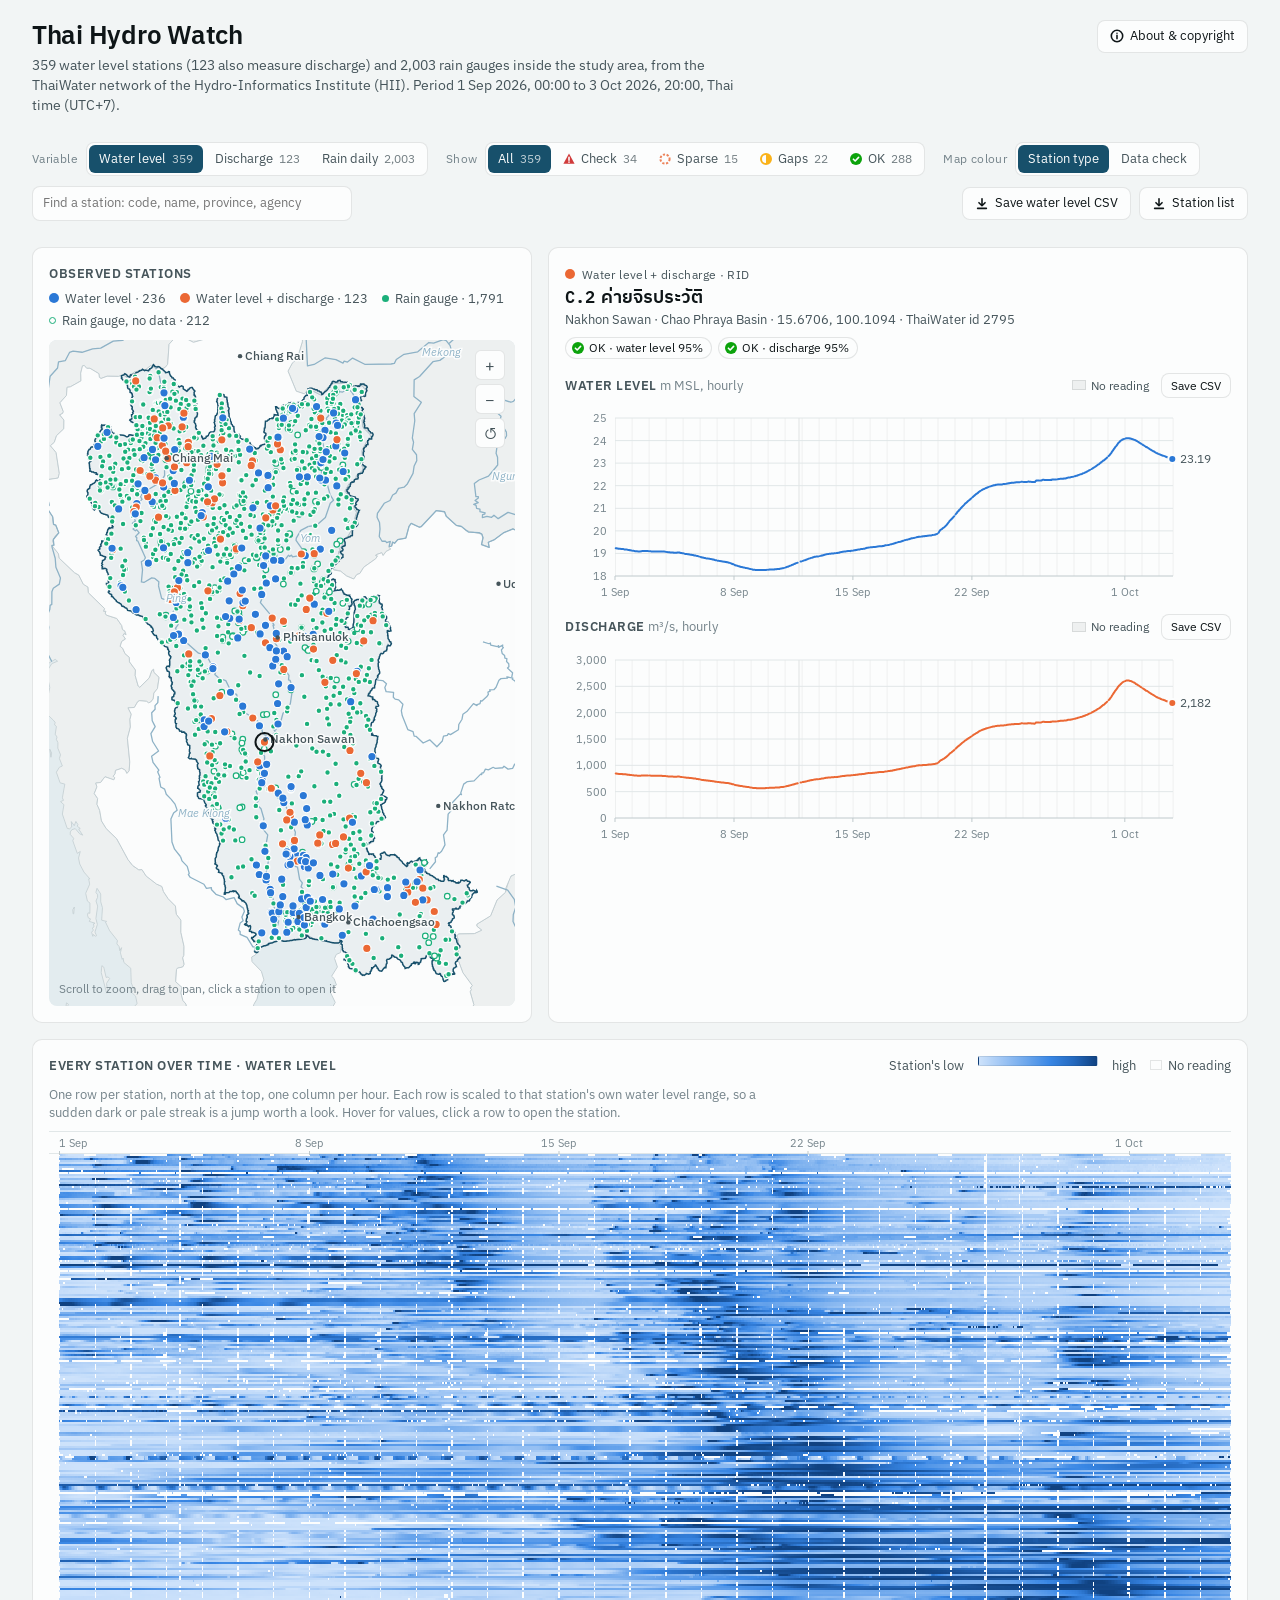
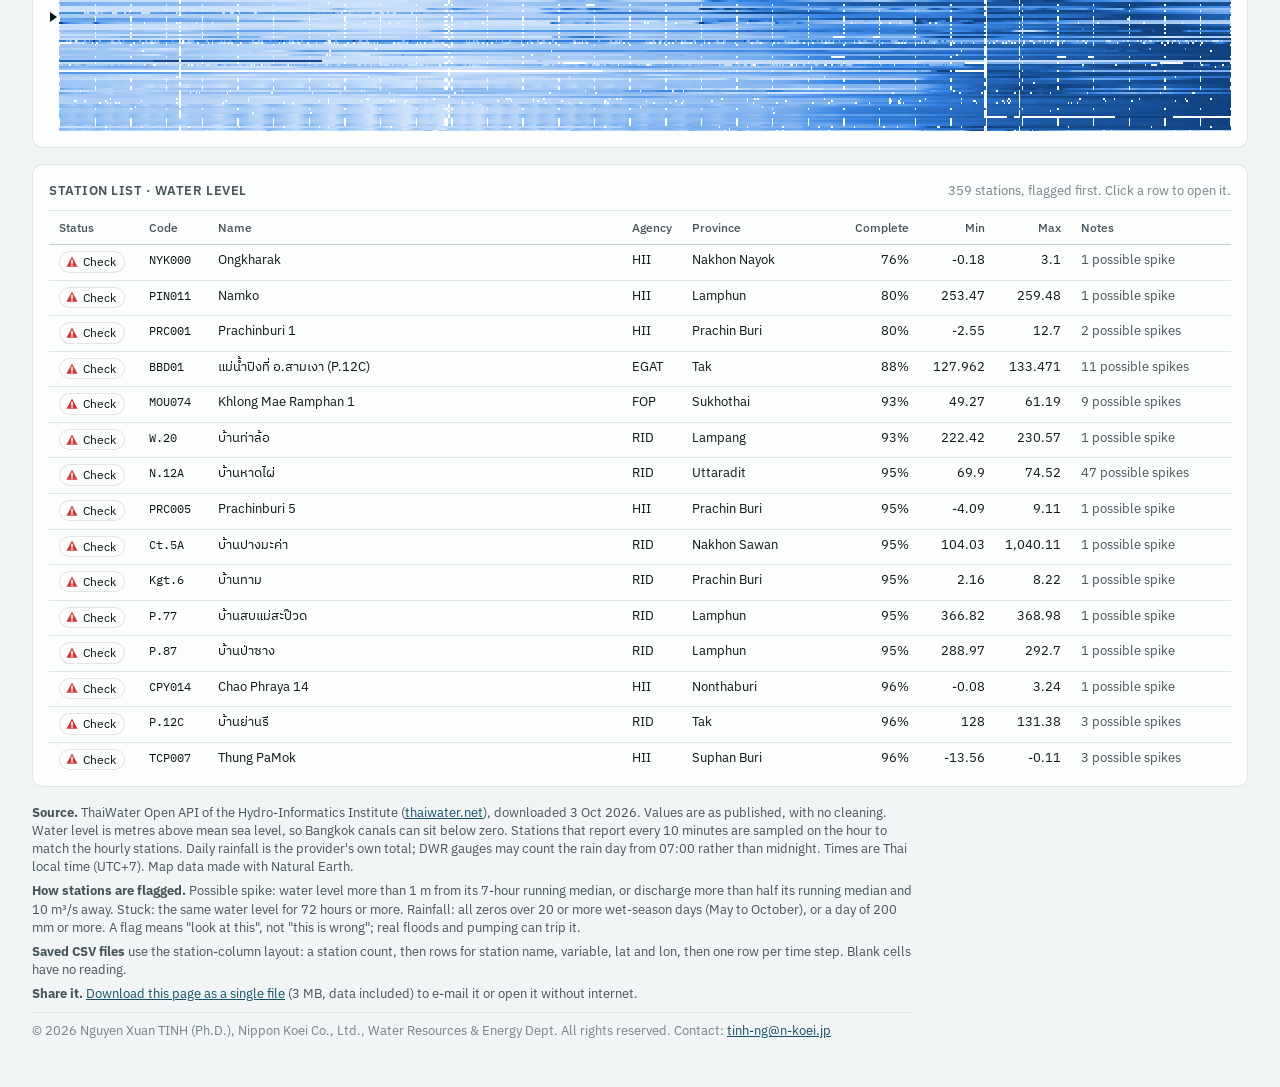
<file: index.html>
<!doctype html>
<html lang="en">
<head>
<meta charset="utf-8">
<meta name="viewport" content="width=device-width, initial-scale=1, viewport-fit=cover">
<title>Thai Hydro Watch</title>
<meta name="description" content="Live water level, discharge and rainfall from Thailand's ThaiWater (HII) network for any area of interest, with data checks and CSV export.">
<link rel="preconnect" href="https://fonts.googleapis.com">
<link rel="preconnect" href="https://fonts.gstatic.com" crossorigin>
<link rel="stylesheet" href="https://fonts.googleapis.com/css2?family=IBM+Plex+Mono:wght@400;500&family=IBM+Plex+Sans+Thai:wght@400;500;600&family=IBM+Plex+Sans:wght@400;500;600&display=swap">
<link rel="stylesheet" href="assets/style.css">
</head>
<body>
<div class="wrap">
  <header class="top">
    <div class="top-text">
      <h1>Thai Hydro Watch</h1>
      <p class="sub" id="subtitle">Water level, discharge and rainfall from the ThaiWater network of the Hydro-Informatics Institute (HII), for the stations inside the study area.</p>
    </div>
    <details class="about">
      <summary class="btn"><svg viewBox="0 0 16 16" aria-hidden="true"><circle cx="8" cy="8" r="6.5"/><path d="M8 7.2v4M8 4.8v.1"/></svg>About &amp; copyright</summary>
      <div class="about-panel">
        <p class="about-title">Thai Hydro Watch</p>
        <p>&copy; 2026 Nguyen Xuan TINH (Ph.D.). All rights reserved.</p>
        <address>
          <b>Nguyen Xuan TINH (Ph.D.)</b><br>
          Nippon Koei Co., Ltd., Water Resources &amp; Energy Dept.<br>
          &#12306;102-8539: 5-4 Kojimachi, Chiyoda-ku, Tokyo, JAPAN<br>
          Tel: +81-80-4689-7461<br>
          E-mail: <a href="mailto:tinh-ng@n-koei.jp">tinh-ng@n-koei.jp</a><br>
          URL: <a href="https://www.n-koei.co.jp/consulting/english/" target="_blank" rel="noopener">www.n-koei.co.jp/consulting/english/</a>
        </address>
        <p class="note">Station data &copy; Hydro-Informatics Institute (HII), ThaiWater. Map data from Natural Earth (public domain).</p>
      </div>
    </details>
  </header>

  <nav class="filters" aria-label="View">
    <div class="group"><span class="lbl">Variable</span><div class="seg" id="f-var"></div></div>
    <div class="group"><span class="lbl">Show</span><div class="seg" id="f-status"></div></div>
    <div class="group"><span class="lbl">Map colour</span><div class="seg" id="f-color"></div></div>
    <div class="search"><input id="f-search" type="search" placeholder="Find a station: code, name, province, agency" aria-label="Find a station"></div>
    <div class="spacer"></div>
    <div class="group">
      <button type="button" class="btn" id="save-wide"><svg viewBox="0 0 16 16" aria-hidden="true"><path d="M8 2v8M4.5 6.5 8 10l3.5-3.5M3 13h10"/></svg><span>Save CSV</span></button>
      <button type="button" class="btn" id="save-stations"><svg viewBox="0 0 16 16" aria-hidden="true"><path d="M8 2v8M4.5 6.5 8 10l3.5-3.5M3 13h10"/></svg>Station list</button>
    </div>
  </nav>

  <section class="main">
    <div class="card">
      <div class="card-head">
        <h3>Observed stations</h3>
        <div class="legend" id="map-legend"></div>
      </div>
      <div class="map-box" id="map-box">
        <svg id="map" role="img" aria-label="Map of ThaiWater stations inside the area of interest"></svg>
        <div class="zoom">
          <button type="button" id="z-in" aria-label="Zoom in">+</button>
          <button type="button" id="z-out" aria-label="Zoom out">&minus;</button>
          <button type="button" id="z-reset" aria-label="Reset view">&#8634;</button>
        </div>
        <div class="map-hint">Scroll to zoom, drag to pan, click a station to open it</div>
        <div class="tip" id="map-tip" hidden></div>
      </div>
    </div>
    <div class="card detail" id="detail"></div>
  </section>

  <section class="card">
    <div class="card-head">
      <h3 id="heat-title">Every station over time</h3>
      <div class="legend" id="heat-legend"></div>
    </div>
    <p class="note" id="heat-note" style="margin-bottom:10px"></p>
    <div class="heat-scroll" id="heat-scroll">
      <div class="heat-axis" id="heat-axis"></div>
      <canvas id="heat" aria-label="Every station over time; the station list below has the same stations"></canvas>
      <div class="tip" id="heat-tip" hidden></div>
    </div>
  </section>

  <section class="card">
    <div class="card-head">
      <h3 id="table-title">Station list</h3>
      <span class="note" id="table-note"></span>
    </div>
    <div class="table-scroll" id="table-scroll">
      <table>
        <thead id="t-head"></thead>
        <tbody id="t-body"></tbody>
      </table>
    </div>
  </section>

  <footer>
    <p><b>Source.</b> ThaiWater Open API of the Hydro-Informatics Institute (<a href="https://www.thaiwater.net/" target="_blank" rel="noopener">thaiwater.net</a>), downloaded <span id="downloaded">3 Oct 2026</span>. Values are as published, with no cleaning. Water level is metres above mean sea level, so Bangkok canals can sit below zero. Stations that report every 10 minutes are sampled on the hour to match the hourly stations. Daily rainfall is the provider's own total; DWR gauges may count the rain day from 07:00 rather than midnight. Times are Thai local time (UTC+7). Map data made with Natural Earth.</p>
    <p><b>How stations are flagged.</b> Possible spike: water level more than 1 m from its 7-hour running median, or discharge more than half its running median and 10 m³/s away. Stuck: the same water level for 72 hours or more. Rainfall: all zeros over 20 or more wet-season days (May to October), or a day of 200 mm or more. A flag means "look at this", not "this is wrong"; real floods and pumping can trip it.</p>
    <p><b>Saved CSV files</b> use the station-column layout: a station count, then rows for station name, variable, lat and lon, then one row per time step. Blank cells have no reading.</p>
    <!--online--><p><b>Share it.</b> <a href="share/thai-hydro-watch.html" download>Download this page as a single file</a> (3 MB, data included) to e-mail it or open it without internet.</p><!--/online-->
    <p class="copyright">&copy; 2026 Nguyen Xuan TINH (Ph.D.), Nippon Koei Co., Ltd., Water Resources &amp; Energy Dept. All rights reserved. Contact: <a href="mailto:tinh-ng@n-koei.jp">tinh-ng@n-koei.jp</a></p>
  </footer>
</div>

<script src="data/basemap.js"></script>
<script src="data/aoi.js"></script>
<script src="data/dataset.js"></script>
<script src="assets/app.js"></script>
</body>
</html>
</file>
<file: assets/style.css>
/* Thai Hydro Watch. Copyright (c) 2026 Nguyen Xuan TINH (Ph.D.), Nippon Koei Co., Ltd. All rights reserved.
   Layout: a gauge-network console. Data bar (AOI, period, fetch) and a
   sticky view bar on top; map beside the selected station's hydrographs; every station x
   time below; the station list last. */
:root {
  --bg: #f2f5f5;
  --surface: #fcfdfd;
  --fg: #0e1517;
  --fg-2: #45545a;
  --muted: #74838a;
  --grid: #e1e7e8;
  --axis: #bfc9cc;
  --line: rgba(14, 21, 23, 0.10);
  --gap: rgba(14, 21, 23, 0.055);
  --accent: #17506b;
  --accent-ink: #fcfdfd;
  --accent-wash: rgba(23, 80, 107, 0.08);
  --sea: #e3ecef;
  --land: #fbfcfc;
  --land-2: #edf0f0;
  --border-country: #c3ced2;
  --river: #8eb2c6;
  --cat1: #2a78d6;
  --cat2: #eb6834;
  --cat3: #1baf7a;
  --good: #0ca30c;
  --warning: #fab219;
  --serious: #ec835a;
  --critical: #d03b3b;
  --seq1: #cde2fb;
  --seq2: #9ec5f4;
  --seq3: #6da7ec;
  --seq4: #3987e5;
  --seq5: #256abf;
  --seq6: #104281;
  --font-sans: "IBM Plex Sans", "IBM Plex Sans Thai", system-ui, -apple-system, "Segoe UI", "Leelawadee UI", sans-serif;
  --font-mono: "IBM Plex Mono", ui-monospace, "Cascadia Mono", Consolas, monospace;
  --radius: 10px;
  color-scheme: light;
}
@media (prefers-color-scheme: dark) {
  :root:not([data-theme="light"]) {
    --bg: #0c1011; --surface: #171c1d; --fg: #eef3f3; --fg-2: #b4c0c3; --muted: #84928f;
    --grid: #252d2f; --axis: #3b4649; --line: rgba(238, 243, 243, 0.10); --gap: rgba(238, 243, 243, 0.06);
    --accent: #7fbfdc; --accent-ink: #0c1011; --accent-wash: rgba(127, 191, 220, 0.10);
    --sea: #0f1517; --land: #1d2425; --land-2: #161b1c; --border-country: #36424a; --river: #37596b;
    --cat1: #3987e5; --cat2: #d95926; --cat3: #199e70;
    --seq1: #104281; --seq2: #1c5cab; --seq3: #2a78d6; --seq4: #5598e7; --seq5: #86b6ef; --seq6: #cde2fb;
    color-scheme: dark;
  }
}
:root[data-theme="dark"] {
  --bg: #0c1011; --surface: #171c1d; --fg: #eef3f3; --fg-2: #b4c0c3; --muted: #84928f;
  --grid: #252d2f; --axis: #3b4649; --line: rgba(238, 243, 243, 0.10); --gap: rgba(238, 243, 243, 0.06);
  --accent: #7fbfdc; --accent-ink: #0c1011; --accent-wash: rgba(127, 191, 220, 0.10);
  --sea: #0f1517; --land: #1d2425; --land-2: #161b1c; --border-country: #36424a; --river: #37596b;
  --cat1: #3987e5; --cat2: #d95926; --cat3: #199e70;
  --seq1: #104281; --seq2: #1c5cab; --seq3: #2a78d6; --seq4: #5598e7; --seq5: #86b6ef; --seq6: #cde2fb;
  color-scheme: dark;
}

* { box-sizing: border-box; }
[hidden] { display: none !important; }
html { -webkit-text-size-adjust: 100%; }
body {
  margin: 0;
  background: var(--bg);
  color: var(--fg);
  font: 14px/1.45 var(--font-sans);
  padding-inline: clamp(16px, 3vw, 32px);
  padding-block: 20px 48px;
}
.wrap { max-width: 1440px; margin: 0 auto; display: grid; gap: 16px; }
h1, h2, h3 { margin: 0; text-wrap: balance; font-weight: 600; }
h1 { font-size: 1.6rem; letter-spacing: -0.01em; line-height: 1.2; }
h2 { font-size: 1.15rem; line-height: 1.3; }
h3 { font-size: 0.82rem; letter-spacing: 0.04em; text-transform: uppercase; color: var(--fg-2); }
p { margin: 0; }
a { color: var(--accent); }
.sub { color: var(--fg-2); max-width: 90ch; margin-top: 4px; }
.mono { font-family: var(--font-mono); font-size: 0.93em; }
.num { font-variant-numeric: tabular-nums; text-align: right; white-space: nowrap; }
button, input { font: inherit; color: inherit; }
:focus-visible { outline: 2px solid var(--accent); outline-offset: 2px; }

/* Header and the about panel */
.top { display: flex; flex-wrap: wrap; align-items: flex-start; justify-content: space-between; gap: 12px 24px; }
.top-text { min-width: 0; flex: 1 1 420px; }
.about { position: relative; flex: none; }
.about summary { list-style: none; }
.about summary::-webkit-details-marker { display: none; }
.about[open] summary { background: var(--accent-wash); }
.about-panel {
  position: absolute; right: 0; top: calc(100% + 6px); z-index: 40; width: min(380px, calc(100vw - 32px));
  background: var(--surface); color: var(--fg); border: 1px solid var(--line); border-radius: var(--radius);
  padding: 14px 16px; box-shadow: 0 10px 30px rgba(0, 0, 0, 0.14); display: grid; gap: 8px; font-size: 13px;
}
.about-title { font-weight: 600; font-size: 14px; }
.about-panel address { font-style: normal; line-height: 1.6; color: var(--fg-2); }
.about-panel address b { color: var(--fg); font-weight: 600; }
.copyright { color: var(--muted); border-top: 1px solid var(--grid); padding-top: 8px; margin-top: 4px; }

/* Buttons */
.btn {
  display: inline-flex; align-items: center; gap: 6px; cursor: pointer; white-space: nowrap;
  border: 1px solid var(--line); background: var(--surface); color: var(--fg); border-radius: 8px;
  padding: 6px 12px; font-size: 13px;
}
.btn:hover { background: var(--accent-wash); }
.btn.primary { background: var(--accent); color: var(--accent-ink); border-color: transparent; font-weight: 500; }
.btn.primary:hover { filter: brightness(1.08); }
.btn.small { padding: 3px 9px; font-size: 12px; }
.btn:disabled { opacity: 0.5; cursor: default; }
.btn svg { width: 14px; height: 14px; flex: none; fill: none; stroke: currentColor; stroke-width: 1.8; stroke-linecap: round; stroke-linejoin: round; }

/* View bar */
.filters {
  position: sticky; top: env(safe-area-inset-top, 0px); z-index: 20;
  display: flex; flex-wrap: wrap; align-items: center; gap: 10px 18px;
  padding-block: 10px; background: var(--bg);
}
.group { display: flex; align-items: center; gap: 8px; min-width: 0; flex-wrap: wrap; }
.group > .lbl { font-size: 12px; color: var(--muted); letter-spacing: 0.03em; }
.seg { display: inline-flex; flex-wrap: wrap; gap: 2px; padding: 2px; border: 1px solid var(--line); border-radius: 8px; background: var(--surface); }
.seg button {
  border: 0; background: transparent; color: var(--fg-2); cursor: pointer;
  padding: 5px 10px; border-radius: 6px; font-size: 13px; display: inline-flex; align-items: center; gap: 6px;
}
.seg button:hover { background: var(--accent-wash); color: var(--fg); }
.seg button[aria-pressed="true"] { background: var(--accent); color: var(--accent-ink); }
.seg .count { font-variant-numeric: tabular-nums; opacity: 0.75; font-size: 12px; }
.seg svg { width: 12px; height: 12px; }
.search { flex: 1 1 200px; max-width: 320px; }
.search input {
  width: 100%; font-size: 13px; color: var(--fg); background: var(--surface);
  border: 1px solid var(--line); border-radius: 8px; padding: 7px 10px;
}
.spacer { flex: 1 1 auto; }

/* Cards */
.card { background: var(--surface); border: 1px solid var(--line); border-radius: var(--radius); padding: 16px; min-width: 0; }
.card-head { display: flex; flex-wrap: wrap; align-items: baseline; justify-content: space-between; gap: 6px 16px; margin-bottom: 10px; }
.note { color: var(--muted); font-size: 12.5px; max-width: 90ch; }
.main { display: grid; gap: 16px; grid-template-columns: minmax(0, 5fr) minmax(0, 7fr); }
@media (max-width: 980px) { .main { grid-template-columns: minmax(0, 1fr); } }

/* Status chips */
.chip {
  display: inline-flex; align-items: center; gap: 5px; white-space: nowrap;
  font-size: 12px; padding: 1px 8px 1px 6px; border-radius: 999px; border: 1px solid var(--line); color: var(--fg);
  background: var(--surface);
}
.chip svg { width: 12px; height: 12px; flex: none; }
.i-ok { fill: var(--good); }
.i-gaps { fill: var(--warning); }
.i-gaps-ring { fill: none; stroke: var(--warning); stroke-width: 2; }
.i-sparse-ring { fill: none; stroke: var(--serious); stroke-width: 2; stroke-dasharray: 2.2 1.6; }
.i-check { fill: var(--critical); }
.i-pending { fill: none; stroke: var(--axis); stroke-width: 2; }
.i-mark { fill: none; stroke: var(--surface); stroke-width: 1.6; stroke-linecap: round; stroke-linejoin: round; }

/* Legend */
.legend { display: flex; flex-wrap: wrap; gap: 4px 14px; font-size: 12.5px; color: var(--fg-2); }
.legend span { display: inline-flex; align-items: center; gap: 6px; }
.key { width: 10px; height: 10px; border-radius: 50%; display: inline-block; flex: none; }
.key.hollow { background: transparent !important; border: 1.5px solid var(--cat3); }
.key.small { width: 7px; height: 7px; }
.bg-w { background: var(--cat1); } .bg-q { background: var(--cat2); } .bg-r { background: var(--cat3); }
.bg-ok { background: var(--good); } .bg-gaps { background: var(--warning); }
.bg-sparse { background: var(--serious); } .bg-check { background: var(--critical); }
.bg-dim, .bg-pending { background: var(--axis); }

/* Map */
.map-box { position: relative; height: clamp(420px, 74vh, 780px); border-radius: 8px; overflow: hidden; background: var(--sea); touch-action: none; }
#map { width: 100%; height: 100%; display: block; cursor: grab; user-select: none; }
#map.dragging { cursor: grabbing; }
.neigh { fill: var(--land-2); stroke: var(--border-country); stroke-width: 0.8; vector-effect: non-scaling-stroke; }
.thai { fill: var(--land); stroke: var(--border-country); stroke-width: 1; vector-effect: non-scaling-stroke; }
.aoi { fill: var(--accent); fill-opacity: 0.07; stroke: var(--accent); stroke-width: 1.5; vector-effect: non-scaling-stroke; fill-rule: evenodd; }
.river { fill: none; stroke: var(--river); stroke-width: 1.3; vector-effect: non-scaling-stroke; stroke-linejoin: round; }
.place { fill: var(--fg-2); font-weight: 500; paint-order: stroke; stroke: var(--land); stroke-linejoin: round; }
.place-dot { fill: var(--fg-2); }
.river-label { fill: var(--river); font-style: italic; paint-order: stroke; stroke: var(--land); }
.pt { stroke: var(--surface); stroke-width: 1.2; vector-effect: non-scaling-stroke; }
.pt.t-w { fill: var(--cat1); } .pt.t-q { fill: var(--cat2); } .pt.t-r { fill: var(--cat3); }
.pt.hollow { fill: var(--surface); stroke: var(--cat3); stroke-width: 1.2; }
.pt.s-ok { fill: var(--good); } .pt.s-gaps { fill: var(--warning); }
.pt.s-sparse { fill: var(--serious); } .pt.s-check { fill: var(--critical); }
.pt.s-pending, .pt.dim { fill: var(--axis); }
.pt.dim { opacity: 0.55; }
.pt.faded { opacity: 0.12; }
#sel-ring { fill: none; stroke: var(--fg); stroke-width: 2; vector-effect: non-scaling-stroke; pointer-events: none; }
.zoom { position: absolute; top: 10px; right: 10px; display: grid; gap: 4px; }
.zoom button {
  width: 30px; height: 30px; border-radius: 6px; border: 1px solid var(--line); background: var(--surface);
  cursor: pointer; font-size: 16px; line-height: 1; color: var(--fg-2);
}
.zoom button:hover { color: var(--fg); background: var(--accent-wash); }
.map-hint { position: absolute; left: 10px; bottom: 8px; font-size: 11.5px; color: var(--muted); }

/* Tooltip */
.tip {
  position: absolute; z-index: 30; pointer-events: none; max-width: 280px;
  background: var(--surface); color: var(--fg); border: 1px solid var(--line); border-radius: 8px;
  padding: 8px 10px; font-size: 12.5px; line-height: 1.4; box-shadow: 0 6px 20px rgba(0, 0, 0, 0.12);
}
.tip b { font-weight: 600; }
.tip .t-sub { color: var(--fg-2); }
.tip .t-row { display: flex; gap: 8px; align-items: center; margin-top: 3px; flex-wrap: wrap; }

/* Station detail */
.detail { display: grid; gap: 14px; align-content: start; }
.eyebrow { display: inline-flex; align-items: center; gap: 7px; font-size: 12px; color: var(--fg-2); letter-spacing: 0.03em; }
.detail h2 .mono { margin-right: 6px; }
.meta { color: var(--fg-2); font-size: 13px; margin-top: 2px; }
.chips { display: flex; flex-wrap: wrap; gap: 6px; margin-top: 8px; }
.chart-block { display: grid; gap: 6px; }
.chart-title { display: flex; flex-wrap: wrap; align-items: center; justify-content: space-between; gap: 4px 12px; }
.chart-title .unit { color: var(--muted); font-size: 12.5px; text-transform: none; letter-spacing: 0; font-weight: 400; }
.chart-title .tools { display: inline-flex; align-items: center; gap: 12px; flex-wrap: wrap; }
.chart { position: relative; }
.chart svg { display: block; width: 100%; overflow: visible; }
.chart:focus-visible { outline-offset: 4px; border-radius: 4px; }
.c-grid { stroke: var(--grid); stroke-width: 1; }
.c-base { stroke: var(--axis); stroke-width: 1; }
.c-tick { fill: var(--muted); font-size: 11px; font-variant-numeric: tabular-nums; }
.c-gap { fill: var(--gap); }
.c-line { fill: none; stroke-width: 2; stroke-linejoin: round; stroke-linecap: round; }
.c-line.t-w { stroke: var(--cat1); } .c-line.t-q { stroke: var(--cat2); }
.c-bar.t-r { fill: var(--cat3); }
.c-dot { stroke: var(--surface); stroke-width: 2; }
.c-dot.t-w { fill: var(--cat1); } .c-dot.t-q { fill: var(--cat2); } .c-dot.t-r { fill: var(--cat3); }
.c-spike { fill: var(--critical); stroke: var(--surface); stroke-width: 2; }
.c-label { fill: var(--fg-2); font-size: 11.5px; font-variant-numeric: tabular-nums; }
.c-cross { stroke: var(--axis); stroke-width: 1; }
.empty { color: var(--muted); font-size: 13px; padding: 24px 0; }
.mini-legend { display: inline-flex; gap: 12px; font-size: 12px; color: var(--fg-2); align-items: center; flex-wrap: wrap; }
.mini-legend span { display: inline-flex; align-items: center; gap: 5px; }
.swatch-gap { width: 14px; height: 10px; background: var(--gap); border: 1px solid var(--line); display: inline-block; }

/* Heatmap */
.heat-scroll { position: relative; max-height: 600px; overflow-y: auto; overflow-x: hidden; border-top: 1px solid var(--grid); }
.heat-axis { position: sticky; top: 0; z-index: 2; height: 22px; background: var(--surface); border-bottom: 1px solid var(--grid); }
.heat-axis span { position: absolute; top: 4px; font-size: 11px; color: var(--muted); transform: translateX(-50%); white-space: nowrap; font-variant-numeric: tabular-nums; }
.heat-axis span.first { transform: none; }
.heat-axis span::before { content: ""; position: absolute; left: 50%; top: 15px; height: 4px; border-left: 1px solid var(--axis); }
.heat-axis span.first::before { left: 0; }
#heat { display: block; cursor: crosshair; }
.ramp { display: inline-block; width: 120px; height: 10px; border-radius: 2px; border: 1px solid var(--line); background: linear-gradient(90deg, var(--seq1), var(--seq2), var(--seq3), var(--seq4), var(--seq5), var(--seq6)); }
.sq { width: 12px; height: 10px; display: inline-block; border: 1px solid var(--line); }
.sq.blank { background: var(--surface); }

/* Table */
.table-scroll { position: relative; max-height: 560px; overflow: auto; border-top: 1px solid var(--grid); }
table { width: 100%; border-collapse: collapse; font-size: 13px; }
th {
  position: sticky; top: 0; z-index: 1; background: var(--surface); text-align: left; font-weight: 500;
  color: var(--fg-2); font-size: 12px; padding: 8px 10px; border-bottom: 1px solid var(--axis); white-space: nowrap;
}
th.num { text-align: right; }
td { padding: 6px 10px; border-bottom: 1px solid var(--grid); vertical-align: top; }
td.name { min-width: 180px; }
td.notes { color: var(--fg-2); min-width: 160px; }
tbody tr { cursor: pointer; }
tbody tr:hover { background: var(--accent-wash); }
tbody tr[aria-selected="true"] { background: var(--accent-wash); box-shadow: inset 3px 0 0 var(--accent); }

footer { color: var(--fg-2); font-size: 12.5px; display: grid; gap: 6px; max-width: 110ch; }
footer code { font-family: var(--font-mono); font-size: 0.95em; }
@media (prefers-reduced-motion: reduce) { * { scroll-behavior: auto !important; transition: none !important; } }
</file>
